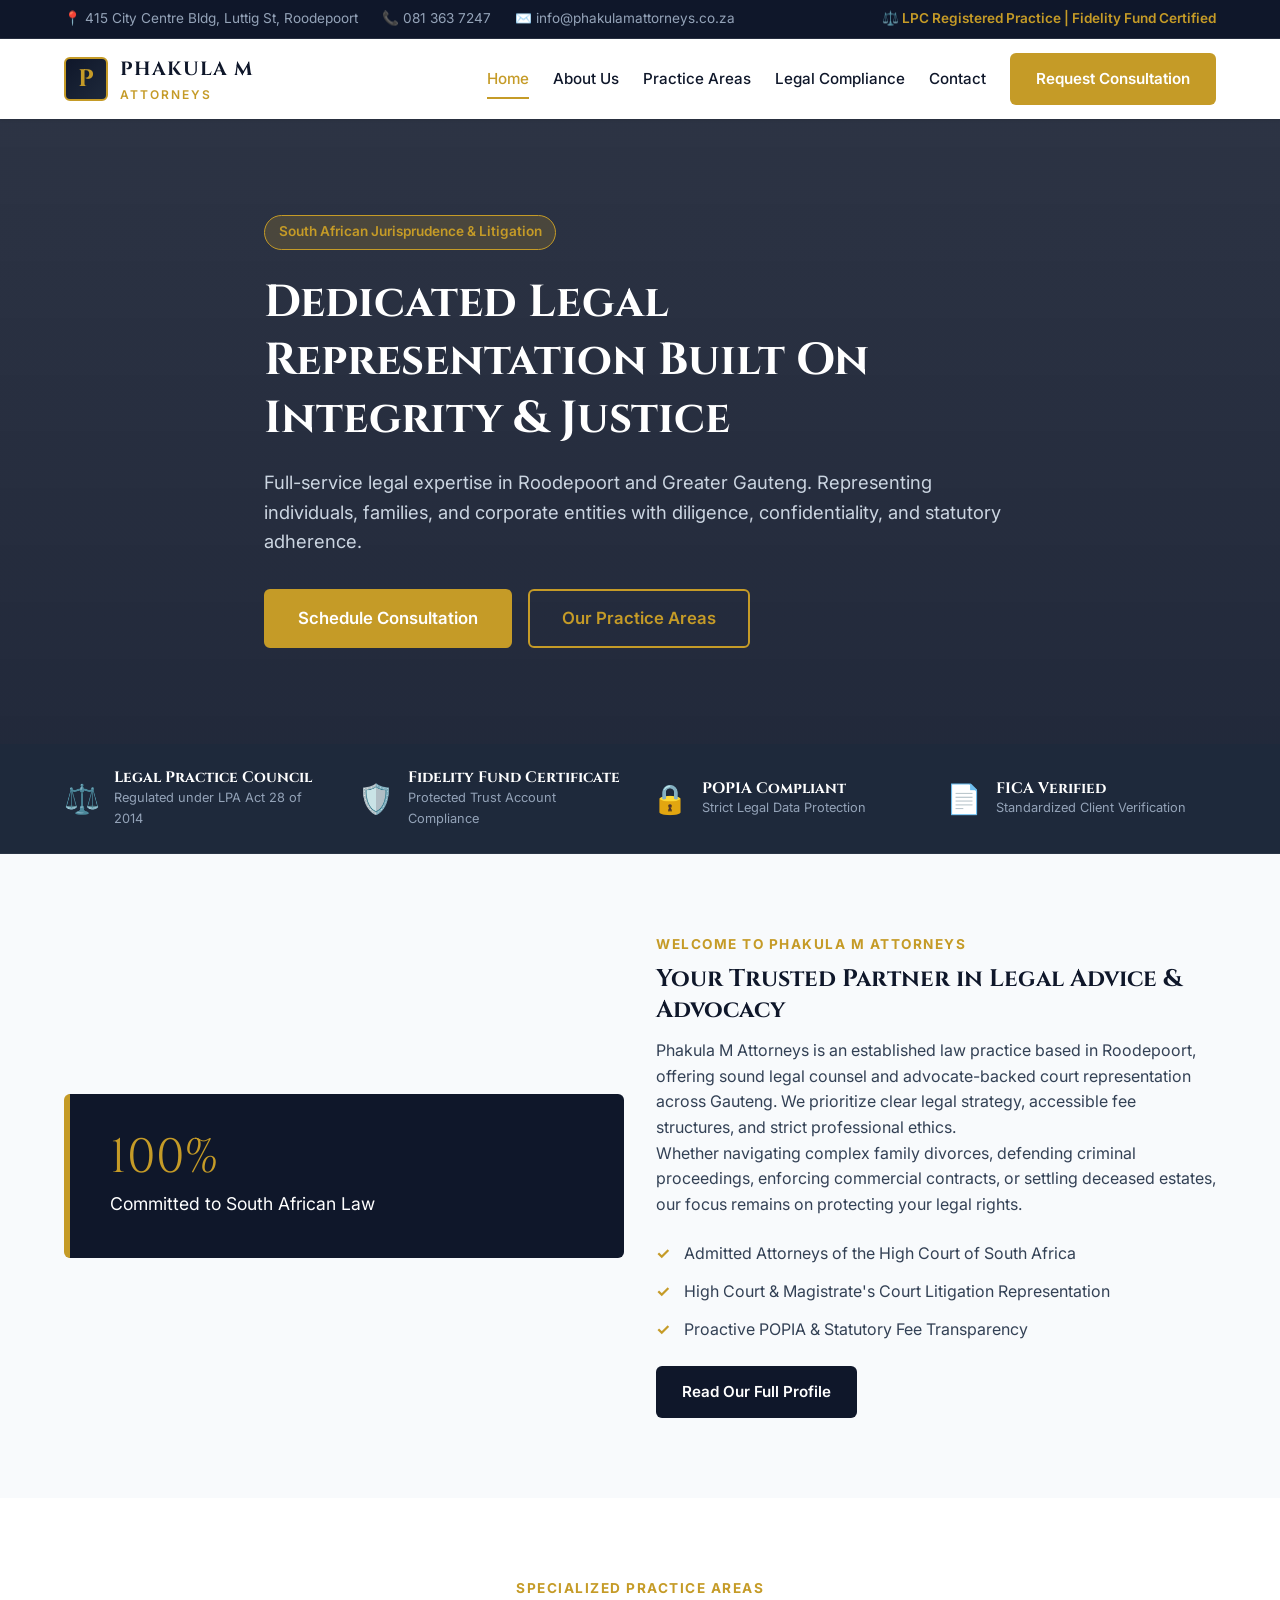
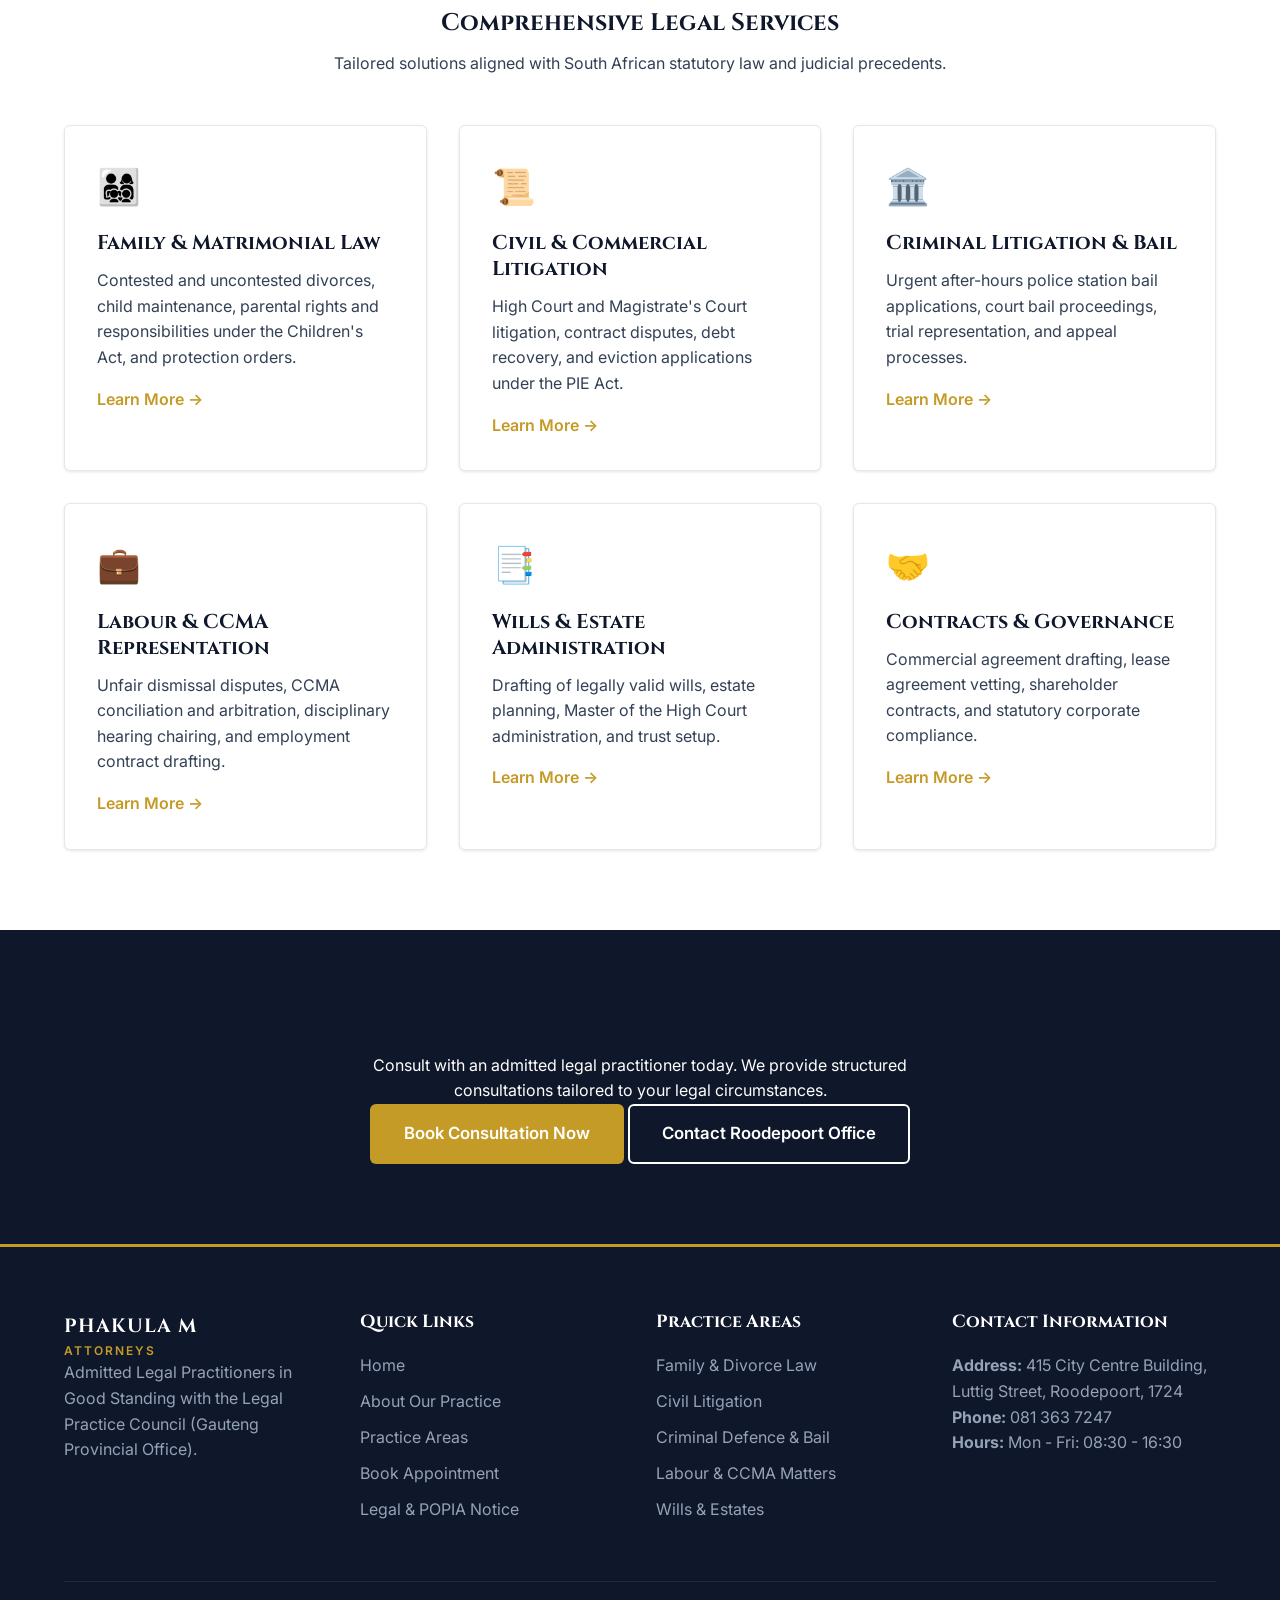
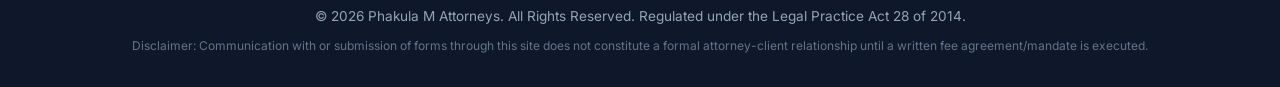
<file: index.html>
<!DOCTYPE html>
<html lang="en-ZA">
<head>
    <meta charset="UTF-8">
    <meta name="viewport" content="width=device-width, initial-scale=1.0">
    <meta name="description" content="Phakula M Attorneys - Admitted Attorneys of the High Court of South Africa based in Roodepoort. Specialist Legal Practice in Family Law, Civil Litigation, Labour, and Estates.">
    <title>Phakula M Attorneys | Admitted Attorneys Roodepoort</title>
    <link rel="stylesheet" href="style.css">
    <link rel="preconnect" href="https://fonts.googleapis.com">
    <link rel="preconnect" href="https://fonts.gstatic.com" crossorigin>
    <link href="https://fonts.googleapis.com/css2?family=Cinzel:wght@600;700&family=Inter:wght@300;400;500;600;700&display=swap" rel="stylesheet">
</head>
<body>

    <!-- Top Regulatory & Info Bar -->
    <div class="top-bar">
        <div class="container top-bar-content">
            <div class="top-info">
                <span>📍 415 City Centre Bldg, Luttig St, Roodepoort</span>
                <span>📞 081 363 7247</span>
                <span>✉️ info@phakulamattorneys.co.za</span>
            </div>
            <div class="top-badge">
                <span>⚖️ LPC Registered Practice | Fidelity Fund Certified</span>
            </div>
        </div>
    </div>

    <!-- Header Navigation -->
    <header class="navbar">
        <div class="container nav-container">
            <a href="index.html" class="brand-logo">
                <div class="logo-crest">P</div>
                <div class="logo-text">
                    <span class="brand-title">PHAKULA M</span>
                    <span class="brand-subtitle">ATTORNEYS</span>
                </div>
            </a>
            <button class="menu-toggle" id="menuToggle" aria-label="Toggle Navigation">
                <span></span><span></span><span></span>
            </button>
            <nav class="nav-menu" id="navMenu">
                <a href="index.html" class="nav-link active">Home</a>
                <a href="about.html" class="nav-link">About Us</a>
                <a href="practice-areas.html" class="nav-link">Practice Areas</a>
                <a href="compliance.html" class="nav-link">Legal Compliance</a>
                <a href="contact.html" class="nav-link">Contact</a>
                <a href="appointment.html" class="btn btn-gold nav-btn">Request Consultation</a>
            </nav>
        </div>
    </header>

    <!-- Hero Section -->
    <section class="hero">
        <div class="hero-overlay"></div>
        <div class="container hero-content">
            <div class="hero-badge">South African Jurisprudence & Litigation</div>
            <h1>Dedicated Legal Representation Built On Integrity & Justice</h1>
            <p>Full-service legal expertise in Roodepoort and Greater Gauteng. Representing individuals, families, and corporate entities with diligence, confidentiality, and statutory adherence.</p>
            <div class="hero-actions">
                <a href="appointment.html" class="btn btn-gold btn-lg">Schedule Consultation</a>
                <a href="practice-areas.html" class="btn btn-outline btn-lg">Our Practice Areas</a>
            </div>
        </div>
    </section>

    <!-- Regulatory Trust Banner -->
    <section class="trust-bar">
        <div class="container trust-grid">
            <div class="trust-item">
                <div class="trust-icon">⚖️</div>
                <div class="trust-text">
                    <h4>Legal Practice Council</h4>
                    <p>Regulated under LPA Act 28 of 2014</p>
                </div>
            </div>
            <div class="trust-item">
                <div class="trust-icon">🛡️</div>
                <div class="trust-text">
                    <h4>Fidelity Fund Certificate</h4>
                    <p>Protected Trust Account Compliance</p>
                </div>
            </div>
            <div class="trust-item">
                <div class="trust-icon">🔒</div>
                <div class="trust-text">
                    <h4>POPIA Compliant</h4>
                    <p>Strict Legal Data Protection</p>
                </div>
            </div>
            <div class="trust-item">
                <div class="trust-icon">📄</div>
                <div class="trust-text">
                    <h4>FICA Verified</h4>
                    <p>Standardized Client Verification</p>
                </div>
            </div>
        </div>
    </section>

    <!-- About Overview -->
    <section class="section bg-light">
        <div class="container">
            <div class="grid grid-2 align-center">
                <div class="about-image-wrapper">
                    <div class="stat-card">
                        <span class="stat-number">100%</span>
                        <span class="stat-label">Committed to South African Law</span>
                    </div>
                </div>
                <div class="about-text-content">
                    <span class="section-tagline">Welcome to Phakula M Attorneys</span>
                    <h2>Your Trusted Partner in Legal Advice & Advocacy</h2>
                    <p>Phakula M Attorneys is an established law practice based in Roodepoort, offering sound legal counsel and advocate-backed court representation across Gauteng. We prioritize clear legal strategy, accessible fee structures, and strict professional ethics.</p>
                    <p>Whether navigating complex family divorces, defending criminal proceedings, enforcing commercial contracts, or settling deceased estates, our focus remains on protecting your legal rights.</p>
                    <ul class="feature-list">
                        <li>Admitted Attorneys of the High Court of South Africa</li>
                        <li>High Court & Magistrate's Court Litigation Representation</li>
                        <li>Proactive POPIA & Statutory Fee Transparency</li>
                    </ul>
                    <a href="about.html" class="btn btn-navy">Read Our Full Profile</a>
                </div>
            </div>
        </div>
    </section>

    <!-- Core Practice Areas -->
    <section class="section">
        <div class="container">
            <div class="section-header text-center">
                <span class="section-tagline">Specialized Practice Areas</span>
                <h2>Comprehensive Legal Services</h2>
                <p>Tailored solutions aligned with South African statutory law and judicial precedents.</p>
            </div>
            <div class="grid grid-3">
                <div class="card service-card">
                    <div class="card-icon">👨‍👩‍👧‍👦</div>
                    <h3>Family & Matrimonial Law</h3>
                    <p>Contested and uncontested divorces, child maintenance, parental rights and responsibilities under the Children's Act, and protection orders.</p>
                    <a href="practice-areas.html#family" class="card-link">Learn More &rarr;</a>
                </div>
                <div class="card service-card">
                    <div class="card-icon">📜</div>
                    <h3>Civil & Commercial Litigation</h3>
                    <p>High Court and Magistrate's Court litigation, contract disputes, debt recovery, and eviction applications under the PIE Act.</p>
                    <a href="practice-areas.html#litigation" class="card-link">Learn More &rarr;</a>
                </div>
                <div class="card service-card">
                    <div class="card-icon">🏛️</div>
                    <h3>Criminal Litigation & Bail</h3>
                    <p>Urgent after-hours police station bail applications, court bail proceedings, trial representation, and appeal processes.</p>
                    <a href="practice-areas.html#criminal" class="card-link">Learn More &rarr;</a>
                </div>
                <div class="card service-card">
                    <div class="card-icon">💼</div>
                    <h3>Labour & CCMA Representation</h3>
                    <p>Unfair dismissal disputes, CCMA conciliation and arbitration, disciplinary hearing chairing, and employment contract drafting.</p>
                    <a href="practice-areas.html#labour" class="card-link">Learn More &rarr;</a>
                </div>
                <div class="card service-card">
                    <div class="card-icon">📑</div>
                    <h3>Wills & Estate Administration</h3>
                    <p>Drafting of legally valid wills, estate planning, Master of the High Court administration, and trust setup.</p>
                    <a href="practice-areas.html#estates" class="card-link">Learn More &rarr;</a>
                </div>
                <div class="card service-card">
                    <div class="card-icon">🤝</div>
                    <h3>Contracts & Governance</h3>
                    <p>Commercial agreement drafting, lease agreement vetting, shareholder contracts, and statutory corporate compliance.</p>
                    <a href="practice-areas.html#contracts" class="card-link">Learn More &rarr;</a>
                </div>
            </div>
        </div>
    </section>

    <!-- Consultation Callout Banner -->
    <section class="section bg-navy text-white text-center">
        <div class="container">
            <h2>Need Immediate Legal Guidance?</h2>
            <p class="max-w-600">Consult with an admitted legal practitioner today. We provide structured consultations tailored to your legal circumstances.</p>
            <div class="cta-buttons">
                <a href="appointment.html" class="btn btn-gold btn-lg">Book Consultation Now</a>
                <a href="contact.html" class="btn btn-outline-white btn-lg">Contact Roodepoort Office</a>
            </div>
        </div>
    </section>

    <!-- Footer -->
    <footer class="footer">
        <div class="container">
            <div class="grid grid-4 footer-grid">
                <div class="footer-col">
                    <div class="brand-logo footer-logo">
                        <div class="logo-text">
                            <span class="brand-title light">PHAKULA M</span>
                            <span class="brand-subtitle light">ATTORNEYS</span>
                        </div>
                    </div>
                    <p>Admitted Legal Practitioners in Good Standing with the Legal Practice Council (Gauteng Provincial Office).</p>
                </div>
                <div class="footer-col">
                    <h4>Quick Links</h4>
                    <ul>
                        <li><a href="index.html">Home</a></li>
                        <li><a href="about.html">About Our Practice</a></li>
                        <li><a href="practice-areas.html">Practice Areas</a></li>
                        <li><a href="appointment.html">Book Appointment</a></li>
                        <li><a href="compliance.html">Legal & POPIA Notice</a></li>
                    </ul>
                </div>
                <div class="footer-col">
                    <h4>Practice Areas</h4>
                    <ul>
                        <li><a href="practice-areas.html#family">Family & Divorce Law</a></li>
                        <li><a href="practice-areas.html#litigation">Civil Litigation</a></li>
                        <li><a href="practice-areas.html#criminal">Criminal Defence & Bail</a></li>
                        <li><a href="practice-areas.html#labour">Labour & CCMA Matters</a></li>
                        <li><a href="practice-areas.html#estates">Wills & Estates</a></li>
                    </ul>
                </div>
                <div class="footer-col">
                    <h4>Contact Information</h4>
                    <p><strong>Address:</strong> 415 City Centre Building, Luttig Street, Roodepoort, 1724</p>
                    <p><strong>Phone:</strong> 081 363 7247</p>
                    <p><strong>Hours:</strong> Mon - Fri: 08:30 - 16:30</p>
                </div>
            </div>
            <div class="footer-bottom">
                <p>&copy; 2026 Phakula M Attorneys. All Rights Reserved. Regulated under the Legal Practice Act 28 of 2014.</p>
                <p class="footer-disclaimer">Disclaimer: Communication with or submission of forms through this site does not constitute a formal attorney-client relationship until a written fee agreement/mandate is executed.</p>
            </div>
        </div>
    </footer>

    <script src="script.js"></script>
</body>
</html>
</file>
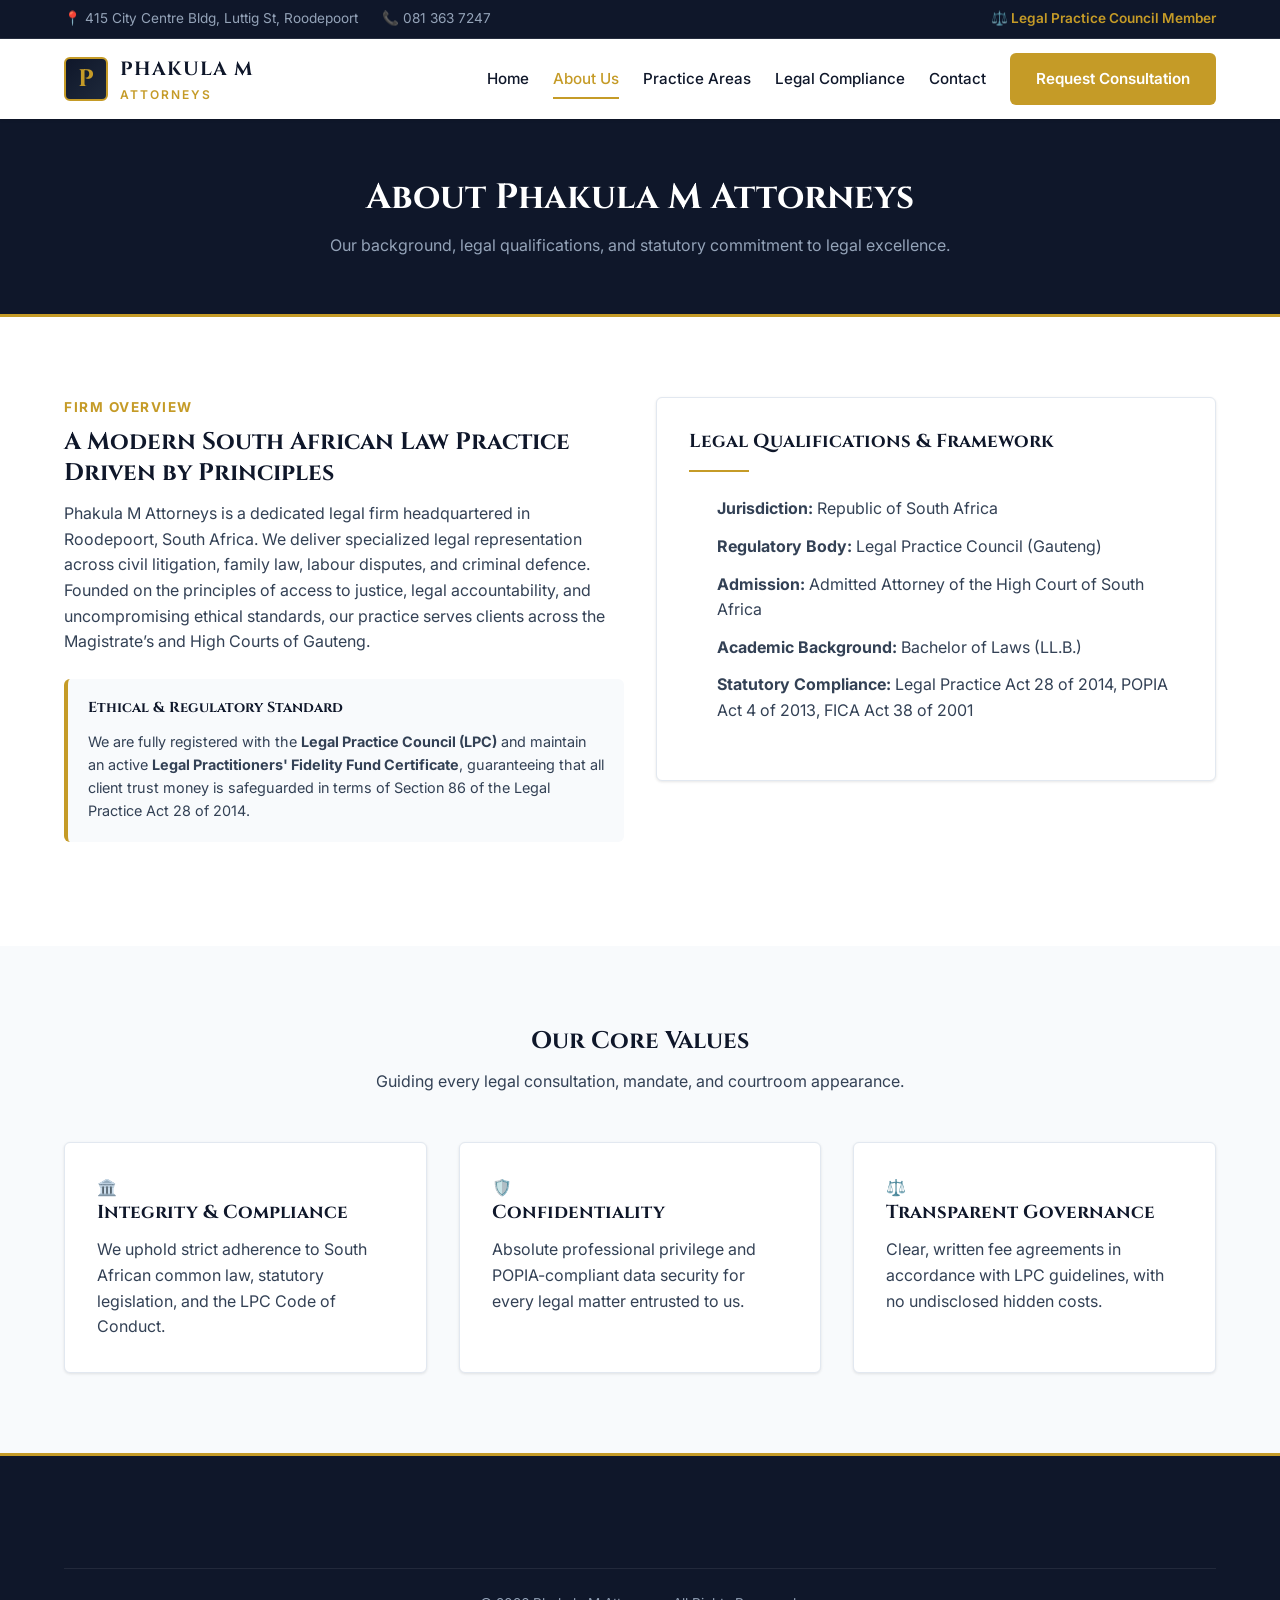
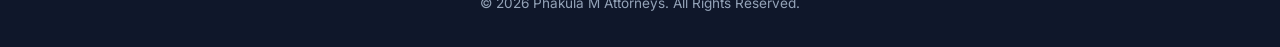
<file: about.html>
<!DOCTYPE html>
<html lang="en-ZA">
<head>
    <meta charset="UTF-8">
    <meta name="viewport" content="width=device-width, initial-scale=1.0">
    <title>About Us | Phakula M Attorneys</title>
    <link rel="stylesheet" href="style.css">
    <link rel="preconnect" href="https://fonts.googleapis.com">
    <link rel="preconnect" href="https://fonts.gstatic.com" crossorigin>
    <link href="https://fonts.googleapis.com/css2?family=Cinzel:wght@600;700&family=Inter:wght@300;400;500;600;700&display=swap" rel="stylesheet">
</head>
<body>

    <div class="top-bar">
        <div class="container top-bar-content">
            <div class="top-info">
                <span>📍 415 City Centre Bldg, Luttig St, Roodepoort</span>
                <span>📞 081 363 7247</span>
            </div>
            <div class="top-badge">⚖️ Legal Practice Council Member</div>
        </div>
    </div>

    <header class="navbar">
        <div class="container nav-container">
            <a href="index.html" class="brand-logo">
                <div class="logo-crest">P</div>
                <div class="logo-text">
                    <span class="brand-title">PHAKULA M</span>
                    <span class="brand-subtitle">ATTORNEYS</span>
                </div>
            </a>
            <button class="menu-toggle" id="menuToggle" aria-label="Toggle Navigation">
                <span></span><span></span><span></span>
            </button>
            <nav class="nav-menu" id="navMenu">
                <a href="index.html" class="nav-link">Home</a>
                <a href="about.html" class="nav-link active">About Us</a>
                <a href="practice-areas.html" class="nav-link">Practice Areas</a>
                <a href="compliance.html" class="nav-link">Legal Compliance</a>
                <a href="contact.html" class="nav-link">Contact</a>
                <a href="appointment.html" class="btn btn-gold nav-btn">Request Consultation</a>
            </nav>
        </div>
    </header>

    <div class="page-banner">
        <div class="container text-center">
            <h1>About Phakula M Attorneys</h1>
            <p>Our background, legal qualifications, and statutory commitment to legal excellence.</p>
        </div>
    </div>

    <section class="section">
        <div class="container">
            <div class="grid grid-2">
                <div>
                    <span class="section-tagline">Firm Overview</span>
                    <h2>A Modern South African Law Practice Driven by Principles</h2>
                    <p>Phakula M Attorneys is a dedicated legal firm headquartered in Roodepoort, South Africa. We deliver specialized legal representation across civil litigation, family law, labour disputes, and criminal defence.</p>
                    <p>Founded on the principles of access to justice, legal accountability, and uncompromising ethical standards, our practice serves clients across the Magistrate’s and High Courts of Gauteng.</p>
                    
                    <div class="notice-box gold-border">
                        <h4>Ethical & Regulatory Standard</h4>
                        <p>We are fully registered with the <strong>Legal Practice Council (LPC)</strong> and maintain an active <strong>Legal Practitioners' Fidelity Fund Certificate</strong>, guaranteeing that all client trust money is safeguarded in terms of Section 86 of the Legal Practice Act 28 of 2014.</p>
                    </div>
                </div>
                <div>
                    <div class="card profile-card">
                        <h3>Legal Qualifications & Framework</h3>
                        <hr class="gold-divider">
                        <ul class="qualification-list">
                            <li><strong>Jurisdiction:</strong> Republic of South Africa</li>
                            <li><strong>Regulatory Body:</strong> Legal Practice Council (Gauteng)</li>
                            <li><strong>Admission:</strong> Admitted Attorney of the High Court of South Africa</li>
                            <li><strong>Academic Background:</strong> Bachelor of Laws (LL.B.)</li>
                            <li><strong>Statutory Compliance:</strong> Legal Practice Act 28 of 2014, POPIA Act 4 of 2013, FICA Act 38 of 2001</li>
                        </ul>
                    </div>
                </div>
            </div>
        </div>
    </section>

    <section class="section bg-light">
        <div class="container">
            <div class="section-header text-center">
                <h2>Our Core Values</h2>
                <p>Guiding every legal consultation, mandate, and courtroom appearance.</p>
            </div>
            <div class="grid grid-3">
                <div class="card value-card">
                    <div class="card-icon">🏛️</div>
                    <h3>Integrity & Compliance</h3>
                    <p>We uphold strict adherence to South African common law, statutory legislation, and the LPC Code of Conduct.</p>
                </div>
                <div class="card value-card">
                    <div class="card-icon">🛡️</div>
                    <h3>Confidentiality</h3>
                    <p>Absolute professional privilege and POPIA-compliant data security for every legal matter entrusted to us.</p>
                </div>
                <div class="card value-card">
                    <div class="card-icon">⚖️</div>
                    <h3>Transparent Governance</h3>
                    <p>Clear, written fee agreements in accordance with LPC guidelines, with no undisclosed hidden costs.</p>
                </div>
            </div>
        </div>
    </section>

    <footer class="footer">
        <div class="container">
            <div class="footer-bottom">
                <p>&copy; 2026 Phakula M Attorneys. All Rights Reserved.</p>
            </div>
        </div>
    </footer>

    <script src="script.js"></script>
</body>
</html>
</file>
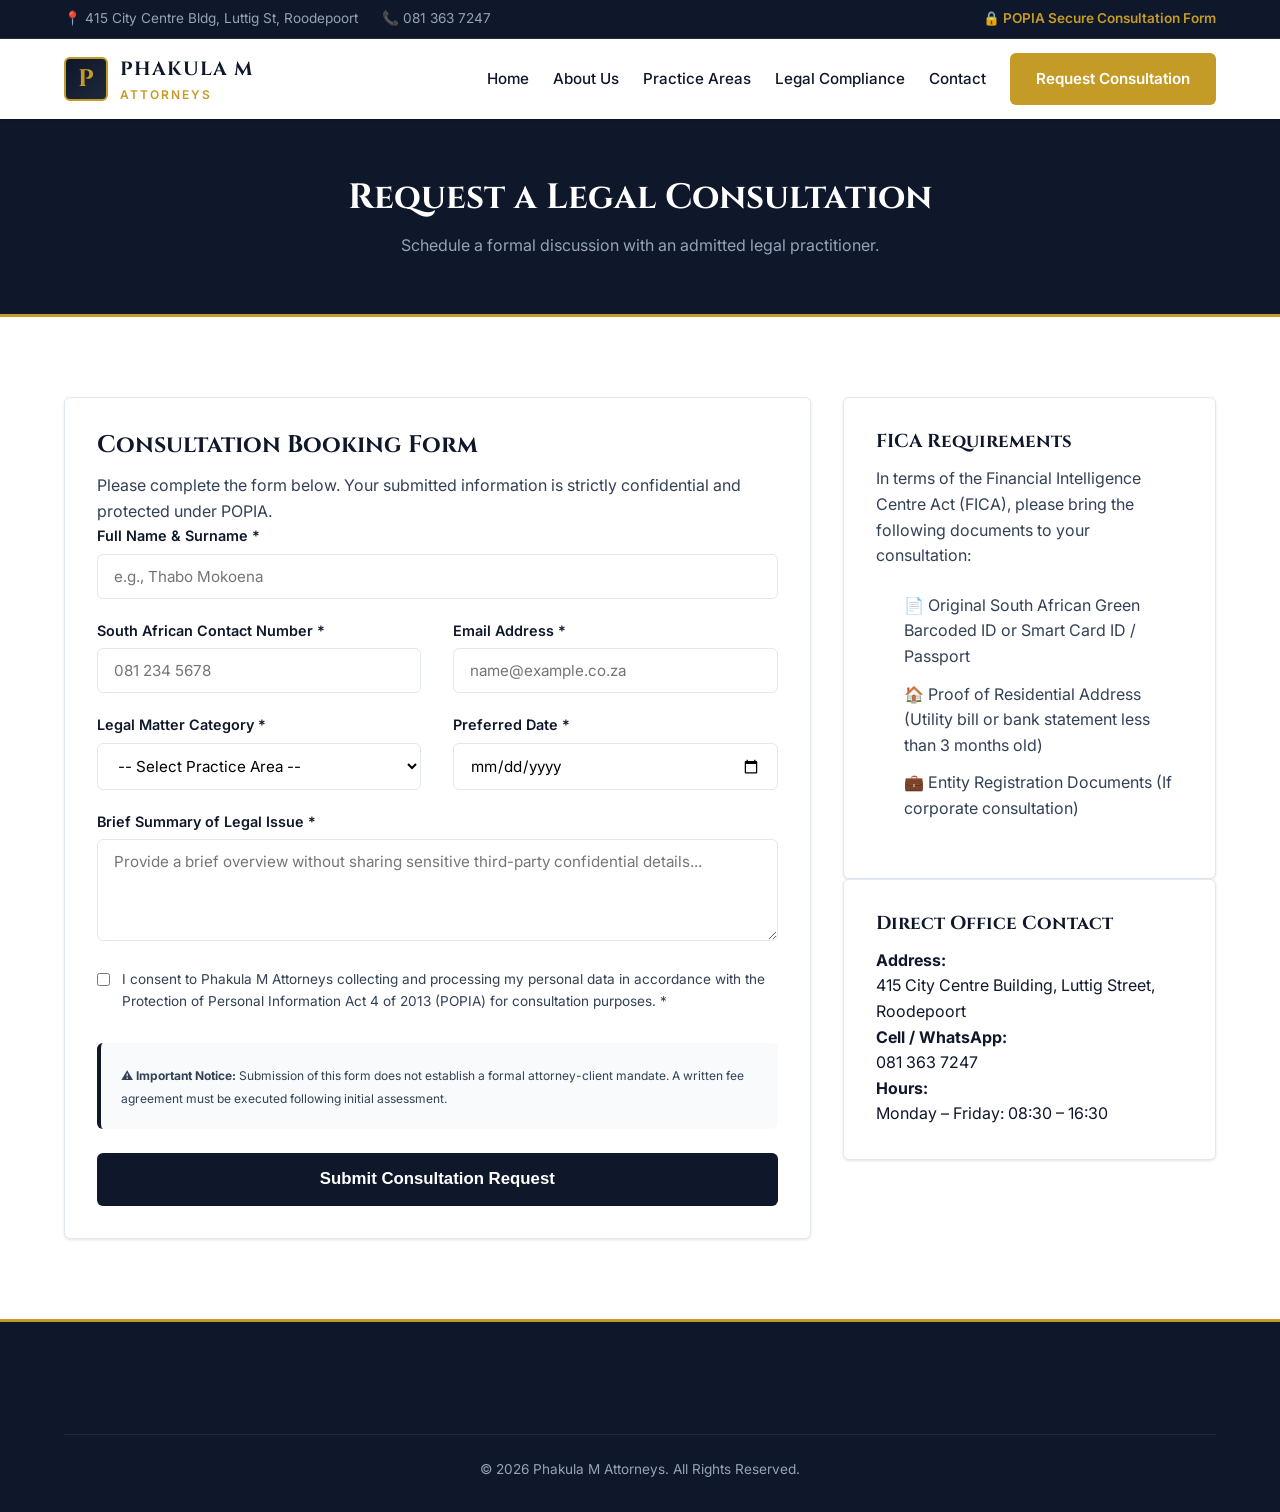
<file: appointment.html>
<!DOCTYPE html>
<html lang="en-ZA">
<head>
    <meta charset="UTF-8">
    <meta name="viewport" content="width=device-width, initial-scale=1.0">
    <title>Request Appointment | Phakula M Attorneys</title>
    <link rel="stylesheet" href="style.css">
    <link rel="preconnect" href="https://fonts.googleapis.com">
    <link rel="preconnect" href="https://fonts.gstatic.com" crossorigin>
    <link href="https://fonts.googleapis.com/css2?family=Cinzel:wght@600;700&family=Inter:wght@300;400;500;600;700&display=swap" rel="stylesheet">
</head>
<body>

    <div class="top-bar">
        <div class="container top-bar-content">
            <div class="top-info">
                <span>📍 415 City Centre Bldg, Luttig St, Roodepoort</span>
                <span>📞 081 363 7247</span>
            </div>
            <div class="top-badge">🔒 POPIA Secure Consultation Form</div>
        </div>
    </div>

    <header class="navbar">
        <div class="container nav-container">
            <a href="index.html" class="brand-logo">
                <div class="logo-crest">P</div>
                <div class="logo-text">
                    <span class="brand-title">PHAKULA M</span>
                    <span class="brand-subtitle">ATTORNEYS</span>
                </div>
            </a>
            <button class="menu-toggle" id="menuToggle" aria-label="Toggle Navigation">
                <span></span><span></span><span></span>
            </button>
            <nav class="nav-menu" id="navMenu">
                <a href="index.html" class="nav-link">Home</a>
                <a href="about.html" class="nav-link">About Us</a>
                <a href="practice-areas.html" class="nav-link">Practice Areas</a>
                <a href="compliance.html" class="nav-link">Legal Compliance</a>
                <a href="contact.html" class="nav-link">Contact</a>
                <a href="appointment.html" class="btn btn-gold nav-btn active">Request Consultation</a>
            </nav>
        </div>
    </header>

    <div class="page-banner">
        <div class="container text-center">
            <h1>Request a Legal Consultation</h1>
            <p>Schedule a formal discussion with an admitted legal practitioner.</p>
        </div>
    </div>

    <section class="section">
        <div class="container">
            <div class="grid grid-3-1">
                <div class="card form-card">
                    <h2>Consultation Booking Form</h2>
                    <p class="form-desc">Please complete the form below. Your submitted information is strictly confidential and protected under POPIA.</p>
                    
                    <form id="appointmentForm" class="appointment-form" novalidate>
                        <div class="form-group">
                            <label for="fullName">Full Name & Surname *</label>
                            <input type="text" id="fullName" name="fullName" class="form-control" placeholder="e.g., Thabo Mokoena" required>
                        </div>

                        <div class="grid grid-2">
                            <div class="form-group">
                                <label for="phone">South African Contact Number *</label>
                                <input type="tel" id="phone" name="phone" class="form-control" placeholder="081 234 5678" required>
                            </div>
                            <div class="form-group">
                                <label for="email">Email Address *</label>
                                <input type="email" id="email" name="email" class="form-control" placeholder="name@example.co.za" required>
                            </div>
                        </div>

                        <div class="grid grid-2">
                            <div class="form-group">
                                <label for="practiceArea">Legal Matter Category *</label>
                                <select id="practiceArea" name="practiceArea" class="form-control" required>
                                    <option value="">-- Select Practice Area --</option>
                                    <option value="Family Law">Family & Divorce Law</option>
                                    <option value="Civil Litigation">Civil / Commercial Litigation</option>
                                    <option value="Criminal Defence">Criminal Law / Bail Application</option>
                                    <option value="Labour Law">Labour Dispute / CCMA</option>
                                    <option value="Wills & Estates">Wills & Deceased Estate</option>
                                    <option value="Other">Other Legal Consultation</option>
                                </select>
                            </div>
                            <div class="form-group">
                                <label for="preferredDate">Preferred Date *</label>
                                <input type="date" id="preferredDate" name="preferredDate" class="form-control" required>
                            </div>
                        </div>

                        <div class="form-group">
                            <label for="summary">Brief Summary of Legal Issue *</label>
                            <textarea id="summary" name="summary" rows="4" class="form-control" placeholder="Provide a brief overview without sharing sensitive third-party confidential details..." required></textarea>
                        </div>

                        <!-- Statutory POPIA Consent Checkbox -->
                        <div class="form-group checkbox-group">
                            <input type="checkbox" id="popiaConsent" name="popiaConsent" required>
                            <label for="popiaConsent">
                                I consent to Phakula M Attorneys collecting and processing my personal data in accordance with the Protection of Personal Information Act 4 of 2013 (POPIA) for consultation purposes. *
                            </label>
                        </div>

                        <div class="notice-box info-notice">
                            <small>⚠️ <strong>Important Notice:</strong> Submission of this form does not establish a formal attorney-client mandate. A written fee agreement must be executed following initial assessment.</small>
                        </div>

                        <button type="submit" class="btn btn-navy btn-block btn-lg">Submit Consultation Request</button>
                    </form>
                </div>

                <div>
                    <div class="card side-card">
                        <h3>FICA Requirements</h3>
                        <p>In terms of the Financial Intelligence Centre Act (FICA), please bring the following documents to your consultation:</p>
                        <ul class="fica-list">
                            <li>📄 Original South African Green Barcoded ID or Smart Card ID / Passport</li>
                            <li>🏠 Proof of Residential Address (Utility bill or bank statement less than 3 months old)</li>
                            <li>💼 Entity Registration Documents (If corporate consultation)</li>
                        </ul>
                    </div>

                    <div class="card side-card gold-bg text-dark">
                        <h3>Direct Office Contact</h3>
                        <p><strong>Address:</strong><br>415 City Centre Building, Luttig Street, Roodepoort</p>
                        <p><strong>Cell / WhatsApp:</strong><br>081 363 7247</p>
                        <p><strong>Hours:</strong><br>Monday – Friday: 08:30 – 16:30</p>
                    </div>
                </div>
            </div>
        </div>
    </section>

    <!-- Feedback Modal -->
    <div class="modal-overlay" id="feedbackModal">
        <div class="modal-content text-center">
            <div class="modal-icon">✅</div>
            <h3 id="modalTitle">Consultation Request Received</h3>
            <p id="modalBody">Thank you. Your request has been securely logged under POPIA standards. Our office will contact you shortly to confirm appointment availability.</p>
            <button class="btn btn-gold" id="closeModal">Return to Website</button>
        </div>
    </div>

    <footer class="footer">
        <div class="container">
            <div class="footer-bottom">
                <p>&copy; 2026 Phakula M Attorneys. All Rights Reserved.</p>
            </div>
        </div>
    </footer>

    <script src="script.js"></script>
</body>
</html>
</file>
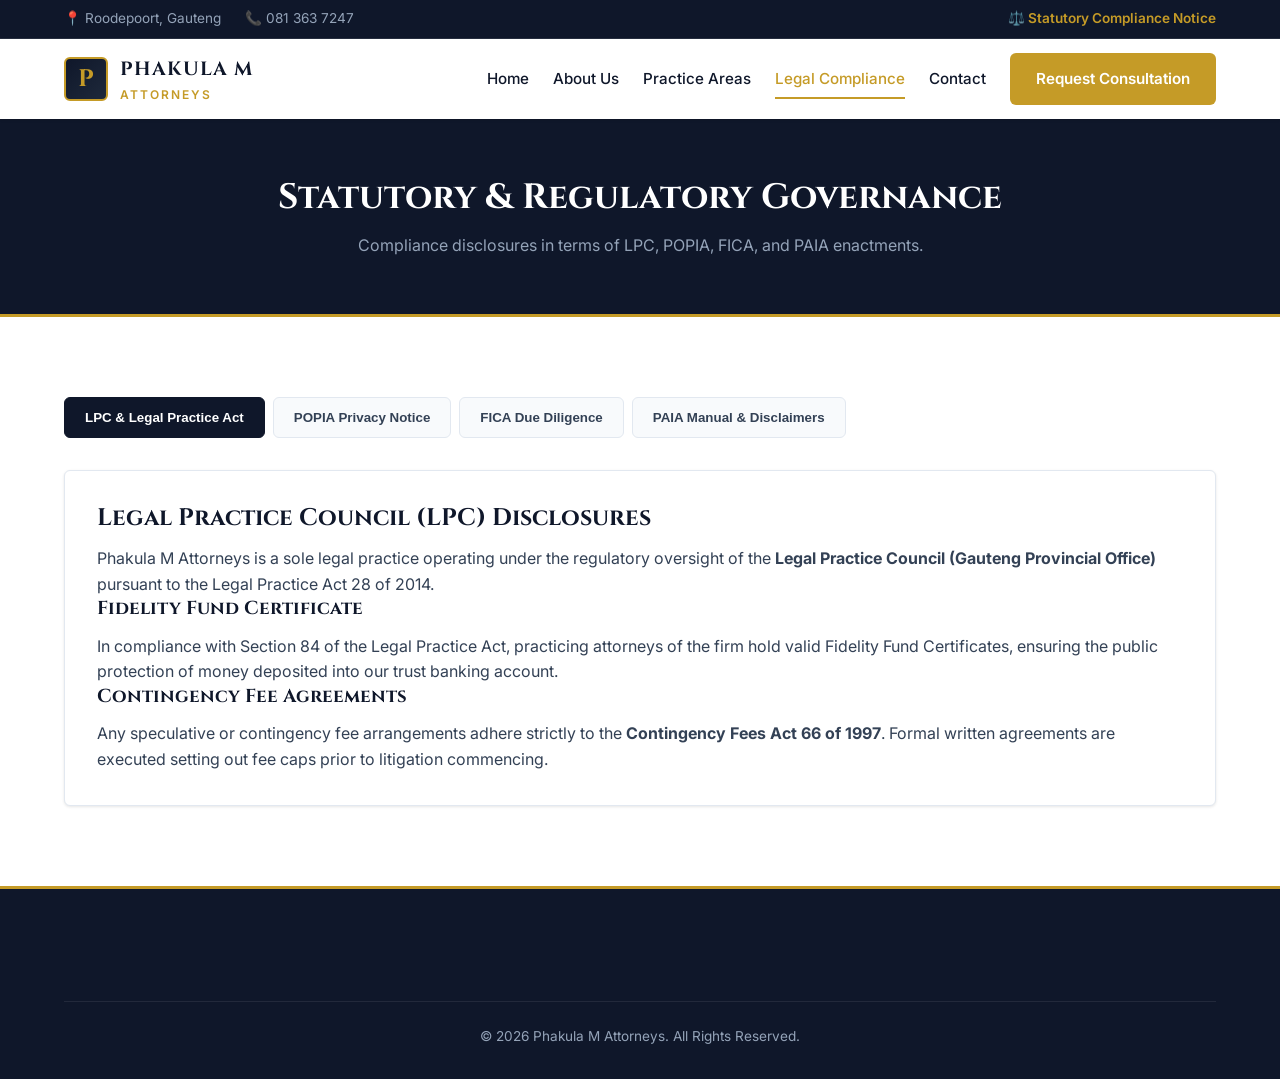
<file: compliance.html>
<!DOCTYPE html>
<html lang="en-ZA">
<head>
    <meta charset="UTF-8">
    <meta name="viewport" content="width=device-width, initial-scale=1.0">
    <title>Legal & Statutory Compliance | Phakula M Attorneys</title>
    <link rel="stylesheet" href="style.css">
    <link rel="preconnect" href="https://fonts.googleapis.com">
    <link rel="preconnect" href="https://fonts.gstatic.com" crossorigin>
    <link href="https://fonts.googleapis.com/css2?family=Cinzel:wght@600;700&family=Inter:wght@300;400;500;600;700&display=swap" rel="stylesheet">
</head>
<body>

    <div class="top-bar">
        <div class="container top-bar-content">
            <div class="top-info">
                <span>📍 Roodepoort, Gauteng</span>
                <span>📞 081 363 7247</span>
            </div>
            <div class="top-badge">⚖️ Statutory Compliance Notice</div>
        </div>
    </div>

    <header class="navbar">
        <div class="container nav-container">
            <a href="index.html" class="brand-logo">
                <div class="logo-crest">P</div>
                <div class="logo-text">
                    <span class="brand-title">PHAKULA M</span>
                    <span class="brand-subtitle">ATTORNEYS</span>
                </div>
            </a>
            <button class="menu-toggle" id="menuToggle" aria-label="Toggle Navigation">
                <span></span><span></span><span></span>
            </button>
            <nav class="nav-menu" id="navMenu">
                <a href="index.html" class="nav-link">Home</a>
                <a href="about.html" class="nav-link">About Us</a>
                <a href="practice-areas.html" class="nav-link">Practice Areas</a>
                <a href="compliance.html" class="nav-link active">Legal Compliance</a>
                <a href="contact.html" class="nav-link">Contact</a>
                <a href="appointment.html" class="btn btn-gold nav-btn">Request Consultation</a>
            </nav>
        </div>
    </header>

    <div class="page-banner">
        <div class="container text-center">
            <h1>Statutory & Regulatory Governance</h1>
            <p>Compliance disclosures in terms of LPC, POPIA, FICA, and PAIA enactments.</p>
        </div>
    </div>

    <section class="section">
        <div class="container">
            
            <div class="compliance-tabs">
                <button class="tab-btn active" onclick="openTab(event, 'lpc')">LPC & Legal Practice Act</button>
                <button class="tab-btn" onclick="openTab(event, 'popia')">POPIA Privacy Notice</button>
                <button class="tab-btn" onclick="openTab(event, 'fica')">FICA Due Diligence</button>
                <button class="tab-btn" onclick="openTab(event, 'paia')">PAIA Manual & Disclaimers</button>
            </div>

            <div id="lpc" class="tab-content active-content">
                <div class="card">
                    <h2>Legal Practice Council (LPC) Disclosures</h2>
                    <p>Phakula M Attorneys is a sole legal practice operating under the regulatory oversight of the <strong>Legal Practice Council (Gauteng Provincial Office)</strong> pursuant to the Legal Practice Act 28 of 2014.</p>
                    <h3>Fidelity Fund Certificate</h3>
                    <p>In compliance with Section 84 of the Legal Practice Act, practicing attorneys of the firm hold valid Fidelity Fund Certificates, ensuring the public protection of money deposited into our trust banking account.</p>
                    <h3>Contingency Fee Agreements</h3>
                    <p>Any speculative or contingency fee arrangements adhere strictly to the <strong>Contingency Fees Act 66 of 1997</strong>. Formal written agreements are executed setting out fee caps prior to litigation commencing.</p>
                </div>
            </div>

            <div id="popia" class="tab-content">
                <div class="card">
                    <h2>Protection of Personal Information Act (POPIA)</h2>
                    <p>Phakula M Attorneys complies with Act 4 of 2013 (POPIA) in safeguarding personal information gathered via consultations, web forms, and legal correspondence.</p>
                    <h3>Data Processing Principles</h3>
                    <ul>
                        <li>Personal data is processed strictly for legal advice, representation, and client billing.</li>
                        <li>We do not transfer or sell client data to third parties for marketing purposes.</li>
                        <li>Clients retain the right to request access to, correction of, or deletion of personal information subject to legal record retention statutes.</li>
                    </ul>
                </div>
            </div>

            <div id="fica" class="tab-content">
                <div class="card">
                    <h2>Financial Intelligence Centre Act (FICA)</h2>
                    <p>As an accountable institution under Schedule 1 of the Financial Intelligence Centre Act 38 of 2001, we are required to conduct Customer Due Diligence (CDD) prior to establishing a business relationship.</p>
                    <h3>Verification Documents Required</h3>
                    <p>All clients must furnish certified South African Identity documents, valid proof of physical address, and SARS tax numbers where applicable prior to mandate execution.</p>
                </div>
            </div>

            <div id="paia" class="tab-content">
                <div class="card">
                    <h2>Promotion of Access to Information Act (PAIA) & Disclaimers</h2>
                    <p>Our PAIA Manual is available for inspection upon request at our physical premises in accordance with Section 51 of Act 2 of 2000.</p>
                    <h3>Website Disclaimer</h3>
                    <p>The contents of this website are for general information purposes only and do not constitute formal legal advice. Readers should consult a qualified legal practitioner before taking or refraining from legal action.</p>
                </div>
            </div>

        </div>
    </section>

    <footer class="footer">
        <div class="container">
            <div class="footer-bottom">
                <p>&copy; 2026 Phakula M Attorneys. All Rights Reserved.</p>
            </div>
        </div>
    </footer>

    <script src="script.js"></script>
</body>
</html>
</file>
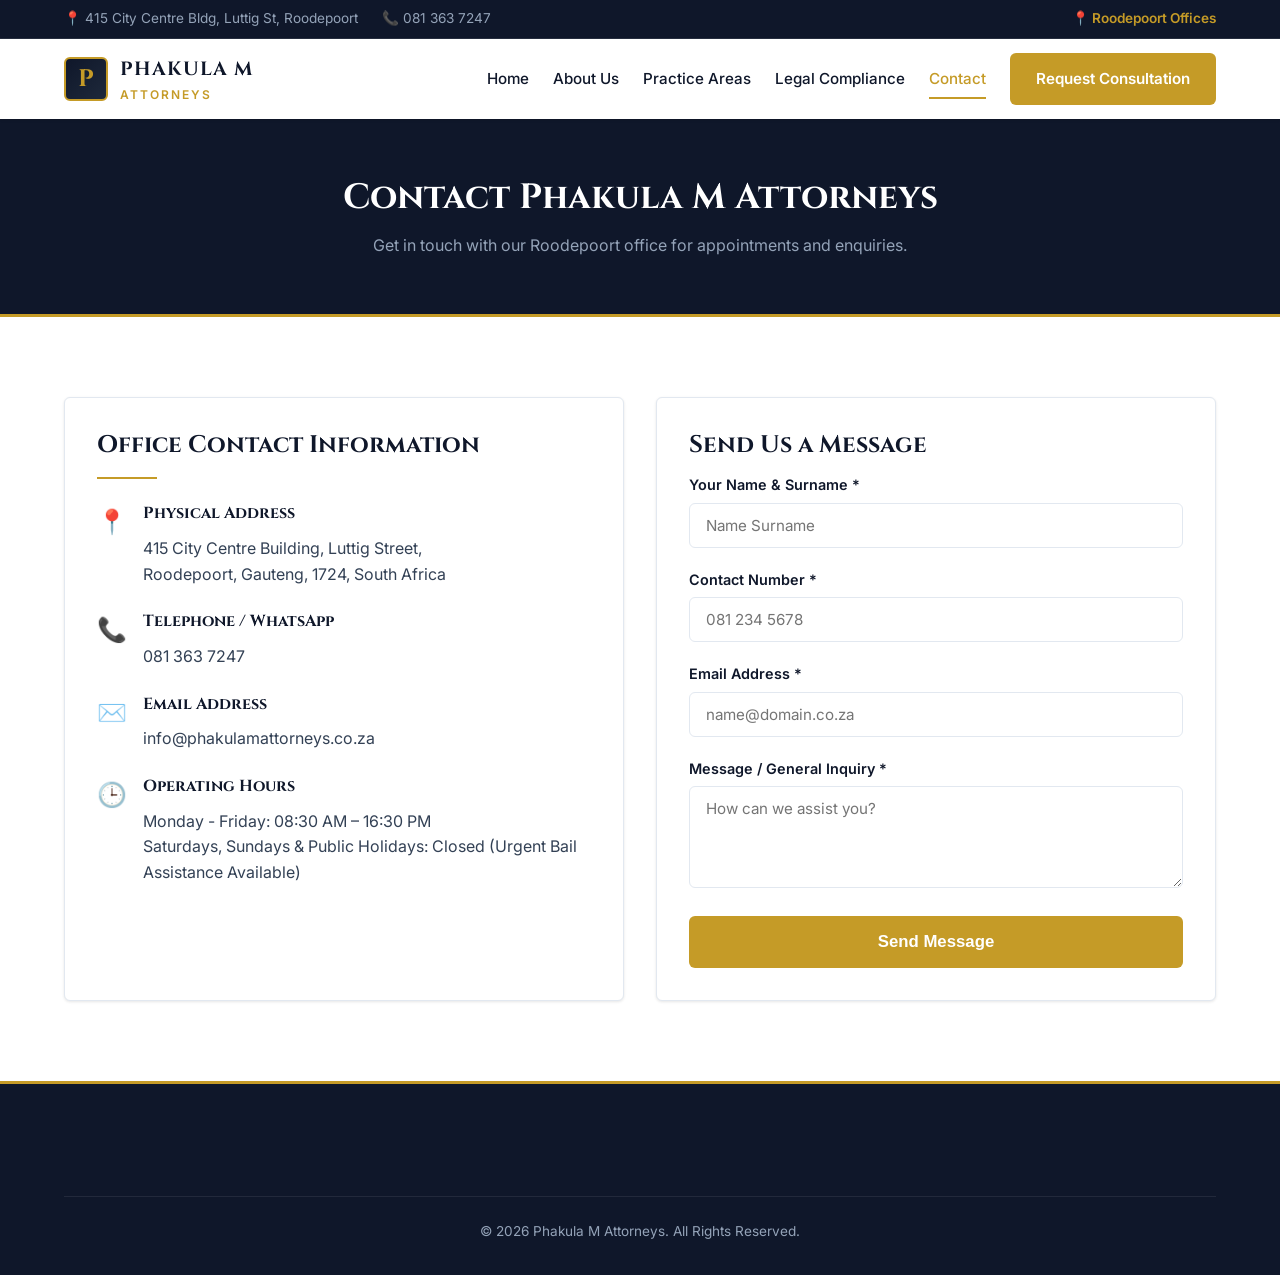
<file: contact.html>
<!DOCTYPE html>
<html lang="en-ZA">
<head>
    <meta charset="UTF-8">
    <meta name="viewport" content="width=device-width, initial-scale=1.0">
    <title>Contact Us | Phakula M Attorneys</title>
    <link rel="stylesheet" href="style.css">
    <link rel="preconnect" href="https://fonts.googleapis.com">
    <link rel="preconnect" href="https://fonts.gstatic.com" crossorigin>
    <link href="https://fonts.googleapis.com/css2?family=Cinzel:wght@600;700&family=Inter:wght@300;400;500;600;700&display=swap" rel="stylesheet">
</head>
<body>

    <div class="top-bar">
        <div class="container top-bar-content">
            <div class="top-info">
                <span>📍 415 City Centre Bldg, Luttig St, Roodepoort</span>
                <span>📞 081 363 7247</span>
            </div>
            <div class="top-badge">📍 Roodepoort Offices</div>
        </div>
    </div>

    <header class="navbar">
        <div class="container nav-container">
            <a href="index.html" class="brand-logo">
                <div class="logo-crest">P</div>
                <div class="logo-text">
                    <span class="brand-title">PHAKULA M</span>
                    <span class="brand-subtitle">ATTORNEYS</span>
                </div>
            </a>
            <button class="menu-toggle" id="menuToggle" aria-label="Toggle Navigation">
                <span></span><span></span><span></span>
            </button>
            <nav class="nav-menu" id="navMenu">
                <a href="index.html" class="nav-link">Home</a>
                <a href="about.html" class="nav-link">About Us</a>
                <a href="practice-areas.html" class="nav-link">Practice Areas</a>
                <a href="compliance.html" class="nav-link">Legal Compliance</a>
                <a href="contact.html" class="nav-link active">Contact</a>
                <a href="appointment.html" class="btn btn-gold nav-btn">Request Consultation</a>
            </nav>
        </div>
    </header>

    <div class="page-banner">
        <div class="container text-center">
            <h1>Contact Phakula M Attorneys</h1>
            <p>Get in touch with our Roodepoort office for appointments and enquiries.</p>
        </div>
    </div>

    <section class="section">
        <div class="container">
            <div class="grid grid-2">
                <div class="card">
                    <h2>Office Contact Information</h2>
                    <hr class="gold-divider">
                    
                    <div class="contact-info-item">
                        <div class="contact-icon">📍</div>
                        <div>
                            <h4>Physical Address</h4>
                            <p>415 City Centre Building, Luttig Street,<br>Roodepoort, Gauteng, 1724, South Africa</p>
                        </div>
                    </div>

                    <div class="contact-info-item">
                        <div class="contact-icon">📞</div>
                        <div>
                            <h4>Telephone / WhatsApp</h4>
                            <p>081 363 7247</p>
                        </div>
                    </div>

                    <div class="contact-info-item">
                        <div class="contact-icon">✉️</div>
                        <div>
                            <h4>Email Address</h4>
                            <p>info@phakulamattorneys.co.za</p>
                        </div>
                    </div>

                    <div class="contact-info-item">
                        <div class="contact-icon">🕒</div>
                        <div>
                            <h4>Operating Hours</h4>
                            <p>Monday - Friday: 08:30 AM – 16:30 PM<br>Saturdays, Sundays & Public Holidays: Closed (Urgent Bail Assistance Available)</p>
                        </div>
                    </div>
                </div>

                <div class="card form-card">
                    <h2>Send Us a Message</h2>
                    <form id="contactForm" class="appointment-form" novalidate>
                        <div class="form-group">
                            <label for="cName">Your Name & Surname *</label>
                            <input type="text" id="cName" class="form-control" required placeholder="Name Surname">
                        </div>
                        <div class="form-group">
                            <label for="cPhone">Contact Number *</label>
                            <input type="tel" id="cPhone" class="form-control" required placeholder="081 234 5678">
                        </div>
                        <div class="form-group">
                            <label for="cEmail">Email Address *</label>
                            <input type="email" id="cEmail" class="form-control" required placeholder="name@domain.co.za">
                        </div>
                        <div class="form-group">
                            <label for="cMessage">Message / General Inquiry *</label>
                            <textarea id="cMessage" rows="4" class="form-control" required placeholder="How can we assist you?"></textarea>
                        </div>
                        <button type="submit" class="btn btn-gold btn-block btn-lg">Send Message</button>
                    </form>
                </div>
            </div>
        </div>
    </section>

    <!-- Feedback Modal -->
    <div class="modal-overlay" id="feedbackModal">
        <div class="modal-content text-center">
            <div class="modal-icon">✅</div>
            <h3 id="modalTitle">Message Sent</h3>
            <p id="modalBody">Thank you for reaching out to Phakula M Attorneys. A representative from our Roodepoort office will respond shortly.</p>
            <button class="btn btn-gold" id="closeModal">Close</button>
        </div>
    </div>

    <footer class="footer">
        <div class="container">
            <div class="footer-bottom">
                <p>&copy; 2026 Phakula M Attorneys. All Rights Reserved.</p>
            </div>
        </div>
    </footer>

    <script src="script.js"></script>
</body>
</html>
</file>
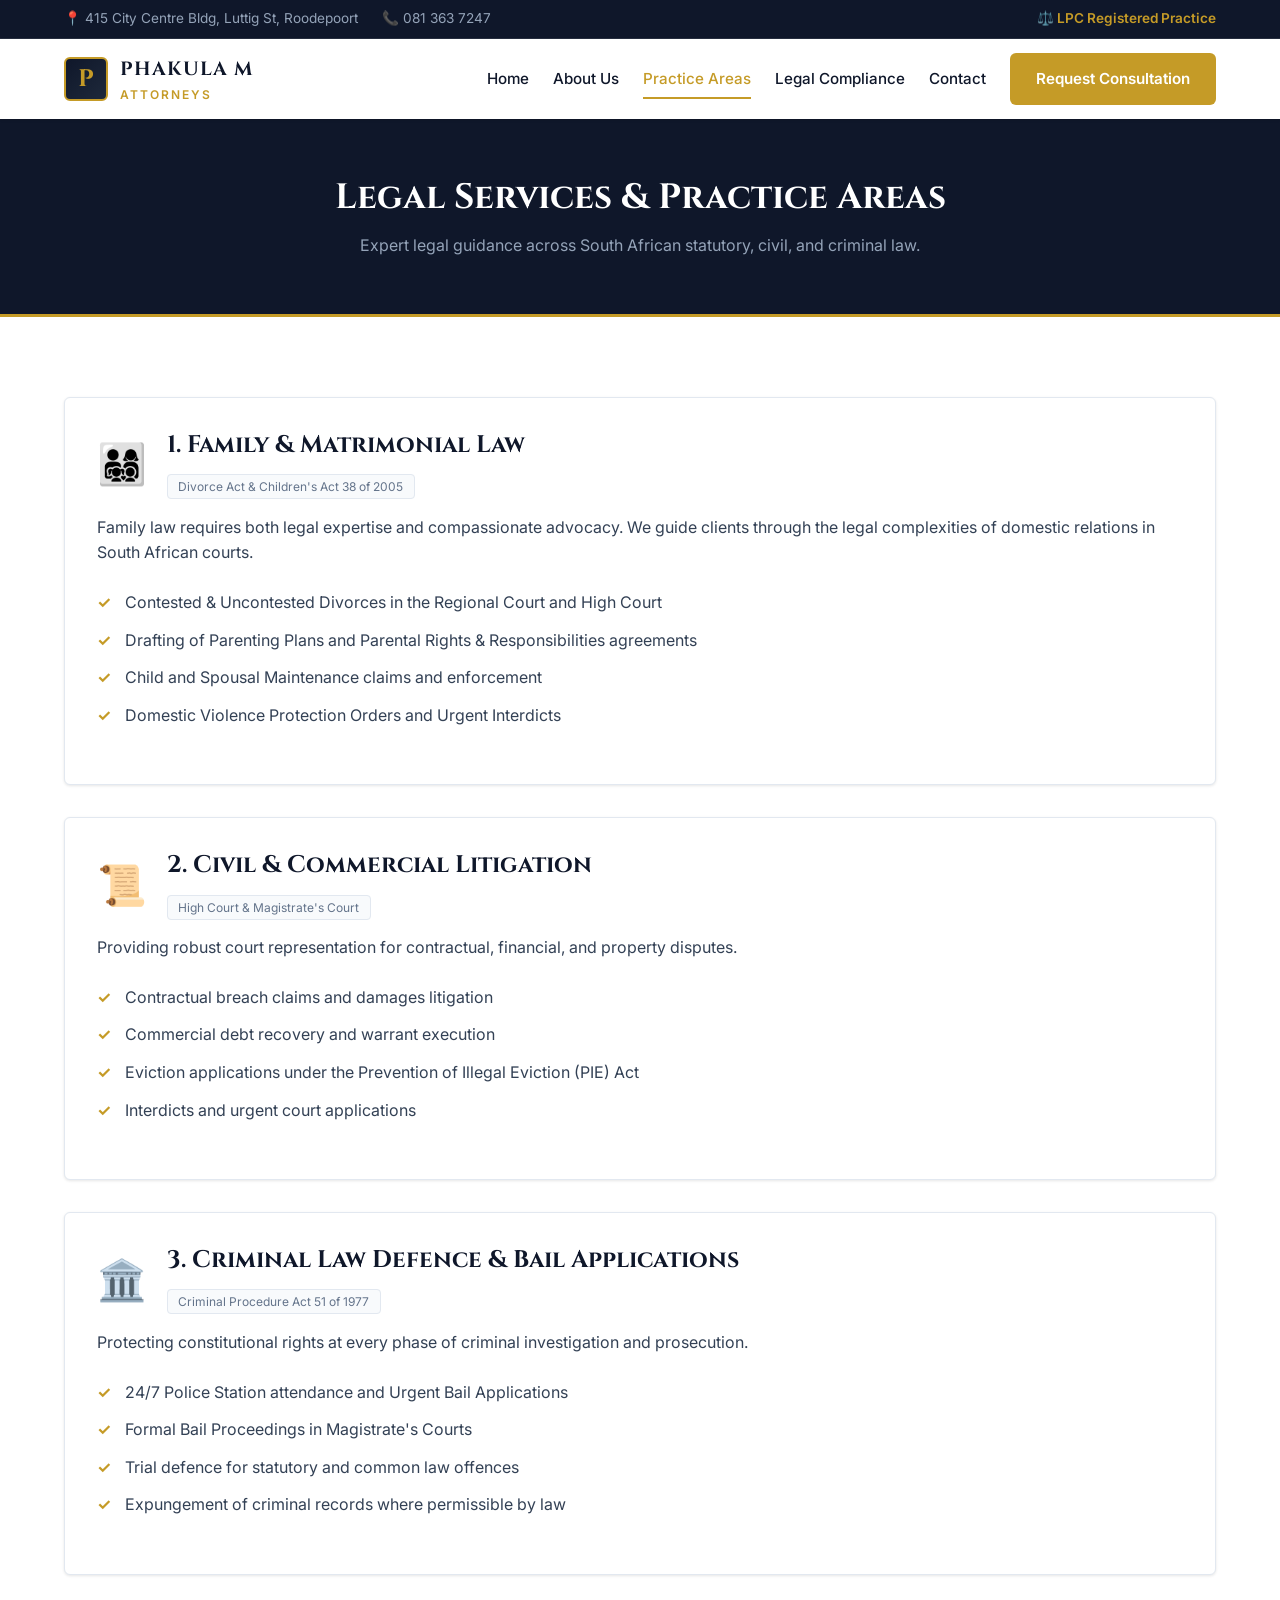
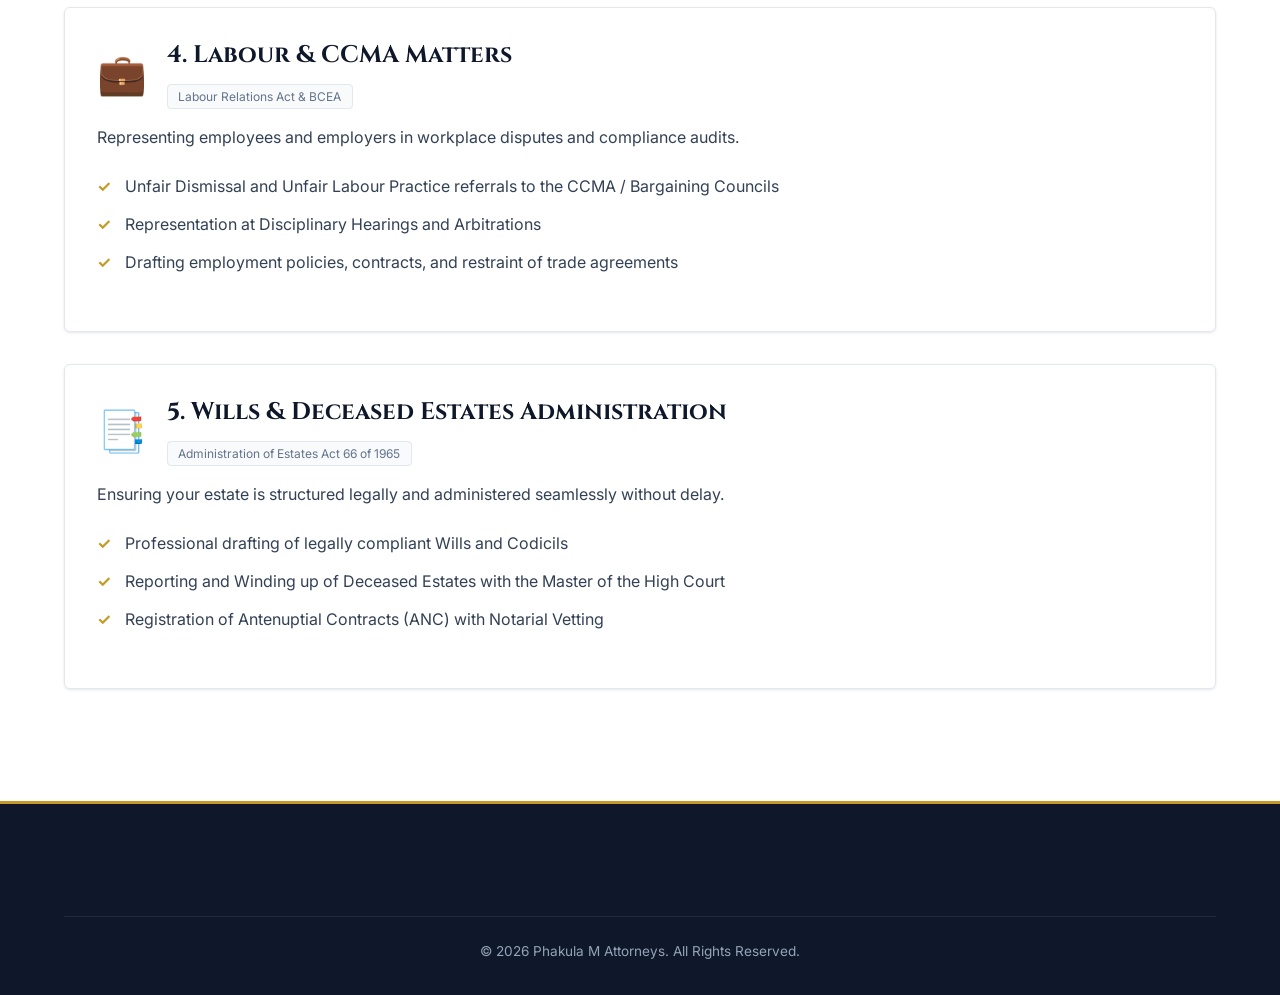
<file: practice-areas.html>
<!DOCTYPE html>
<html lang="en-ZA">
<head>
    <meta charset="UTF-8">
    <meta name="viewport" content="width=device-width, initial-scale=1.0">
    <title>Practice Areas | Phakula M Attorneys</title>
    <link rel="stylesheet" href="style.css">
    <link rel="preconnect" href="https://fonts.googleapis.com">
    <link rel="preconnect" href="https://fonts.gstatic.com" crossorigin>
    <link href="https://fonts.googleapis.com/css2?family=Cinzel:wght@600;700&family=Inter:wght@300;400;500;600;700&display=swap" rel="stylesheet">
</head>
<body>

    <div class="top-bar">
        <div class="container top-bar-content">
            <div class="top-info">
                <span>📍 415 City Centre Bldg, Luttig St, Roodepoort</span>
                <span>📞 081 363 7247</span>
            </div>
            <div class="top-badge">⚖️ LPC Registered Practice</div>
        </div>
    </div>

    <header class="navbar">
        <div class="container nav-container">
            <a href="index.html" class="brand-logo">
                <div class="logo-crest">P</div>
                <div class="logo-text">
                    <span class="brand-title">PHAKULA M</span>
                    <span class="brand-subtitle">ATTORNEYS</span>
                </div>
            </a>
            <button class="menu-toggle" id="menuToggle" aria-label="Toggle Navigation">
                <span></span><span></span><span></span>
            </button>
            <nav class="nav-menu" id="navMenu">
                <a href="index.html" class="nav-link">Home</a>
                <a href="about.html" class="nav-link">About Us</a>
                <a href="practice-areas.html" class="nav-link active">Practice Areas</a>
                <a href="compliance.html" class="nav-link">Legal Compliance</a>
                <a href="contact.html" class="nav-link">Contact</a>
                <a href="appointment.html" class="btn btn-gold nav-btn">Request Consultation</a>
            </nav>
        </div>
    </header>

    <div class="page-banner">
        <div class="container text-center">
            <h1>Legal Services & Practice Areas</h1>
            <p>Expert legal guidance across South African statutory, civil, and criminal law.</p>
        </div>
    </div>

    <section class="section">
        <div class="container">
            <div class="practice-detail-list">
                
                <!-- Practice 1 -->
                <div class="card practice-detail-card" id="family">
                    <div class="practice-header">
                        <span class="practice-icon">👨‍👩‍👧‍👦</span>
                        <div>
                            <h2>1. Family & Matrimonial Law</h2>
                            <span class="badge">Divorce Act & Children's Act 38 of 2005</span>
                        </div>
                    </div>
                    <p>Family law requires both legal expertise and compassionate advocacy. We guide clients through the legal complexities of domestic relations in South African courts.</p>
                    <ul class="check-list">
                        <li>Contested & Uncontested Divorces in the Regional Court and High Court</li>
                        <li>Drafting of Parenting Plans and Parental Rights & Responsibilities agreements</li>
                        <li>Child and Spousal Maintenance claims and enforcement</li>
                        <li>Domestic Violence Protection Orders and Urgent Interdicts</li>
                    </ul>
                </div>

                <!-- Practice 2 -->
                <div class="card practice-detail-card" id="litigation">
                    <div class="practice-header">
                        <span class="practice-icon">📜</span>
                        <div>
                            <h2>2. Civil & Commercial Litigation</h2>
                            <span class="badge">High Court & Magistrate's Court</span>
                        </div>
                    </div>
                    <p>Providing robust court representation for contractual, financial, and property disputes.</p>
                    <ul class="check-list">
                        <li>Contractual breach claims and damages litigation</li>
                        <li>Commercial debt recovery and warrant execution</li>
                        <li>Eviction applications under the Prevention of Illegal Eviction (PIE) Act</li>
                        <li>Interdicts and urgent court applications</li>
                    </ul>
                </div>

                <!-- Practice 3 -->
                <div class="card practice-detail-card" id="criminal">
                    <div class="practice-header">
                        <span class="practice-icon">🏛️</span>
                        <div>
                            <h2>3. Criminal Law Defence & Bail Applications</h2>
                            <span class="badge">Criminal Procedure Act 51 of 1977</span>
                        </div>
                    </div>
                    <p>Protecting constitutional rights at every phase of criminal investigation and prosecution.</p>
                    <ul class="check-list">
                        <li>24/7 Police Station attendance and Urgent Bail Applications</li>
                        <li>Formal Bail Proceedings in Magistrate's Courts</li>
                        <li>Trial defence for statutory and common law offences</li>
                        <li>Expungement of criminal records where permissible by law</li>
                    </ul>
                </div>

                <!-- Practice 4 -->
                <div class="card practice-detail-card" id="labour">
                    <div class="practice-header">
                        <span class="practice-icon">💼</span>
                        <div>
                            <h2>4. Labour & CCMA Matters</h2>
                            <span class="badge">Labour Relations Act & BCEA</span>
                        </div>
                    </div>
                    <p>Representing employees and employers in workplace disputes and compliance audits.</p>
                    <ul class="check-list">
                        <li>Unfair Dismissal and Unfair Labour Practice referrals to the CCMA / Bargaining Councils</li>
                        <li>Representation at Disciplinary Hearings and Arbitrations</li>
                        <li>Drafting employment policies, contracts, and restraint of trade agreements</li>
                    </ul>
                </div>

                <!-- Practice 5 -->
                <div class="card practice-detail-card" id="estates">
                    <div class="practice-header">
                        <span class="practice-icon">📑</span>
                        <div>
                            <h2>5. Wills & Deceased Estates Administration</h2>
                            <span class="badge">Administration of Estates Act 66 of 1965</span>
                        </div>
                    </div>
                    <p>Ensuring your estate is structured legally and administered seamlessly without delay.</p>
                    <ul class="check-list">
                        <li>Professional drafting of legally compliant Wills and Codicils</li>
                        <li>Reporting and Winding up of Deceased Estates with the Master of the High Court</li>
                        <li>Registration of Antenuptial Contracts (ANC) with Notarial Vetting</li>
                    </ul>
                </div>

            </div>
        </div>
    </section>

    <footer class="footer">
        <div class="container">
            <div class="footer-bottom">
                <p>&copy; 2026 Phakula M Attorneys. All Rights Reserved.</p>
            </div>
        </div>
    </footer>

    <script src="script.js"></script>
</body>
</html>
</file>
<file: style.css>
/* ==========================================================================
   Phakula M Attorneys - Unified Stylesheet (South African Legal Theme)
   Colors: Deep Navy (#0F172A), Slate Dark (#1E293B), Classic Gold (#C59B27), Off-White (#F8FAFC)
   ========================================================================== */

:root {
    --primary-navy: #0F172A;
    --secondary-navy: #1E293B;
    --accent-gold: #C59B27;
    --accent-gold-hover: #A67C1E;
    --light-bg: #F8FAFC;
    --card-bg: #FFFFFF;
    --text-dark: #0F172A;
    --text-body: #334155;
    --text-muted: #64748B;
    --border-color: #E2E8F0;
    --font-heading: 'Cinzel', Georgia, serif;
    --font-body: 'Inter', -apple-system, BlinkMacSystemFont, "Segoe UI", Roboto, sans-serif;
    --shadow-sm: 0 1px 3px rgba(0,0,0,0.1);
    --shadow-md: 0 4px 12px rgba(15, 23, 42, 0.08);
    --radius: 6px;
}

* {
    margin: 0;
    padding: 0;
    box-sizing: border-box;
}

body {
    font-family: var(--font-body);
    color: var(--text-body);
    background-color: var(--card-bg);
    line-height: 1.6;
    font-size: 16px;
}

h1, h2, h3, h4 {
    font-family: var(--font-heading);
    color: var(--primary-navy);
    line-height: 1.3;
    margin-bottom: 0.75rem;
}

a {
    color: var(--accent-gold);
    text-decoration: none;
    transition: color 0.2s ease;
}

a:hover {
    color: var(--accent-gold-hover);
}

.container {
    width: 100%;
    max-width: 1200px;
    margin: 0 auto;
    padding: 0 1.5rem;
}

.grid {
    display: grid;
    gap: 2rem;
}

.grid-2 { grid-template-columns: repeat(2, 1fr); }
.grid-3 { grid-template-columns: repeat(3, 1fr); }
.grid-4 { grid-template-columns: repeat(4, 1fr); }
.grid-3-1 { grid-template-columns: 2fr 1fr; }

@media (max-width: 900px) {
    .grid-2, .grid-3, .grid-4, .grid-3-1 {
        grid-template-columns: 1fr;
    }
}

.align-center { align-items: center; }
.text-center { text-align: center; }
.text-white { color: #FFFFFF !important; }
.text-dark { color: var(--text-dark) !important; }
.max-w-600 { max-width: 600px; margin-left: auto; margin-right: auto; }

/* --- Top Regulatory Bar --- */
.top-bar {
    background-color: var(--primary-navy);
    color: #94A3B8;
    font-size: 0.85rem;
    padding: 0.5rem 0;
    border-bottom: 1px solid rgba(255, 255, 255, 0.1);
}

.top-bar-content {
    display: flex;
    justify-content: space-between;
    align-items: center;
    flex-wrap: wrap;
    gap: 0.5rem;
}

.top-info span {
    margin-right: 1.25rem;
}

.top-badge {
    color: var(--accent-gold);
    font-weight: 600;
}

/* --- Header & Navigation --- */
.navbar {
    background-color: var(--card-bg);
    box-shadow: var(--shadow-sm);
    position: sticky;
    top: 0;
    z-index: 1000;
}

.nav-container {
    display: flex;
    justify-content: space-between;
    align-items: center;
    height: 80px;
}

.brand-logo {
    display: flex;
    align-items: center;
    gap: 0.75rem;
}

.logo-crest {
    width: 44px;
    height: 44px;
    background: linear-gradient(135deg, var(--primary-navy), var(--secondary-navy));
    color: var(--accent-gold);
    border: 2px solid var(--accent-gold);
    display: flex;
    align-items: center;
    justify-content: center;
    font-family: var(--font-heading);
    font-weight: 700;
    font-size: 1.5rem;
    border-radius: var(--radius);
}

.logo-text {
    display: flex;
    flex-direction: column;
}

.brand-title {
    font-family: var(--font-heading);
    font-weight: 700;
    font-size: 1.2rem;
    letter-spacing: 1px;
    color: var(--primary-navy);
}

.brand-title.light { color: #FFFFFF; }

.brand-subtitle {
    font-size: 0.75rem;
    letter-spacing: 2px;
    color: var(--accent-gold);
    font-weight: 600;
}

.brand-subtitle.light { color: var(--accent-gold); }

.nav-menu {
    display: flex;
    align-items: center;
    gap: 1.5rem;
}

.nav-link {
    color: var(--text-dark);
    font-weight: 500;
    font-size: 0.95rem;
    padding: 0.5rem 0;
    position: relative;
}

.nav-link.active, .nav-link:hover {
    color: var(--accent-gold);
}

.nav-link.active::after {
    content: '';
    position: absolute;
    bottom: 0;
    left: 0;
    width: 100%;
    height: 2px;
    background-color: var(--accent-gold);
}

.menu-toggle {
    display: none;
    flex-direction: column;
    gap: 5px;
    background: none;
    border: none;
    cursor: pointer;
}

.menu-toggle span {
    width: 25px;
    height: 3px;
    background-color: var(--primary-navy);
    border-radius: 2px;
}

@media (max-width: 900px) {
    .menu-toggle { display: flex; }
    .nav-menu {
        position: absolute;
        top: 80px;
        left: 0;
        width: 100%;
        background-color: var(--card-bg);
        flex-direction: column;
        padding: 1.5rem;
        box-shadow: var(--shadow-md);
        display: none;
    }
    .nav-menu.show { display: flex; }
}

/* --- Buttons --- */
.btn {
    display: inline-block;
    padding: 0.75rem 1.5rem;
    font-size: 0.95rem;
    font-weight: 600;
    border-radius: var(--radius);
    cursor: pointer;
    text-align: center;
    border: 2px solid transparent;
    transition: all 0.2s ease;
}

.btn-gold {
    background-color: var(--accent-gold);
    color: #FFFFFF;
}

.btn-gold:hover {
    background-color: var(--accent-gold-hover);
    color: #FFFFFF;
}

.btn-navy {
    background-color: var(--primary-navy);
    color: #FFFFFF;
}

.btn-navy:hover {
    background-color: var(--secondary-navy);
}

.btn-outline {
    border-color: var(--accent-gold);
    color: var(--accent-gold);
}

.btn-outline:hover {
    background-color: var(--accent-gold);
    color: #FFFFFF;
}

.btn-outline-white {
    border-color: #FFFFFF;
    color: #FFFFFF;
}

.btn-outline-white:hover {
    background-color: #FFFFFF;
    color: var(--primary-navy);
}

.btn-lg {
    padding: 0.9rem 2rem;
    font-size: 1.05rem;
}

.btn-block {
    width: 100%;
}

/* --- Hero & Banners --- */
.hero {
    background: linear-gradient(rgba(15, 23, 42, 0.88), rgba(15, 23, 42, 0.92)), url('https://images.unsplash.com/photo-1589829545856-d10d557cf95f?auto=format&fit=crop&w=1600&q=80') center/cover no-repeat;
    color: #FFFFFF;
    padding: 6rem 0;
}

.hero-content {
    max-width: 800px;
}

.hero-badge {
    display: inline-block;
    background-color: rgba(197, 155, 39, 0.2);
    color: var(--accent-gold);
    border: 1px solid var(--accent-gold);
    padding: 0.35rem 0.85rem;
    border-radius: 30px;
    font-size: 0.85rem;
    margin-bottom: 1.5rem;
    font-weight: 600;
}

.hero h1 {
    color: #FFFFFF;
    font-size: 2.8rem;
    margin-bottom: 1.25rem;
}

.hero p {
    font-size: 1.15rem;
    color: #CBD5E1;
    margin-bottom: 2rem;
}

.hero-actions {
    display: flex;
    gap: 1rem;
    flex-wrap: wrap;
}

.page-banner {
    background-color: var(--primary-navy);
    color: #FFFFFF;
    padding: 3.5rem 0;
    border-bottom: 3px solid var(--accent-gold);
}

.page-banner h1 {
    color: #FFFFFF;
    font-size: 2.2rem;
}

.page-banner p {
    color: #94A3B8;
}

/* --- Trust Bar --- */
.trust-bar {
    background-color: var(--secondary-navy);
    color: #FFFFFF;
    padding: 1.5rem 0;
    border-bottom: 1px solid rgba(255, 255, 255, 0.05);
}

.trust-grid {
    display: grid;
    grid-template-columns: repeat(4, 1fr);
    gap: 1.5rem;
}

@media (max-width: 900px) { .trust-grid { grid-template-columns: repeat(2, 1fr); } }
@media (max-width: 600px) { .trust-grid { grid-template-columns: 1fr; } }

.trust-item {
    display: flex;
    align-items: center;
    gap: 0.85rem;
}

.trust-icon { font-size: 1.8rem; }
.trust-text h4 { color: #FFFFFF; font-size: 0.95rem; margin: 0; }
.trust-text p { color: #94A3B8; font-size: 0.8rem; margin: 0; }

/* --- Sections & Cards --- */
.section {
    padding: 5rem 0;
}

.bg-light { background-color: var(--light-bg); }
.bg-navy { background-color: var(--primary-navy); }

.section-header {
    margin-bottom: 3rem;
}

.section-tagline {
    color: var(--accent-gold);
    font-weight: 700;
    text-transform: uppercase;
    font-size: 0.85rem;
    letter-spacing: 1.5px;
    display: block;
    margin-bottom: 0.5rem;
}

.card {
    background-color: var(--card-bg);
    border: 1px solid var(--border-color);
    border-radius: var(--radius);
    padding: 2rem;
    box-shadow: var(--shadow-sm);
    transition: transform 0.2s ease, box-shadow 0.2s ease;
}

.card:hover {
    box-shadow: var(--shadow-md);
}

.service-card .card-icon {
    font-size: 2.2rem;
    margin-bottom: 1rem;
}

.service-card h3 {
    font-size: 1.25rem;
}

.card-link {
    display: inline-block;
    margin-top: 1rem;
    font-weight: 600;
}

/* --- Features & Notices --- */
.feature-list, .check-list, .qualification-list, .fica-list {
    list-style: none;
    margin: 1.5rem 0;
}

.feature-list li, .check-list li, .qualification-list li, .fica-list li {
    position: relative;
    padding-left: 1.75rem;
    margin-bottom: 0.75rem;
}

.feature-list li::before, .check-list li::before {
    content: "✓";
    position: absolute;
    left: 0;
    color: var(--accent-gold);
    font-weight: bold;
}

.notice-box {
    padding: 1.25rem;
    border-radius: var(--radius);
    background-color: var(--light-bg);
    margin: 1.5rem 0;
    font-size: 0.9rem;
}

.notice-box.gold-border {
    border-left: 4px solid var(--accent-gold);
}

.notice-box.info-notice {
    border-left: 4px solid var(--primary-navy);
}

.gold-divider {
    border: none;
    height: 2px;
    background-color: var(--accent-gold);
    width: 60px;
    margin: 1rem 0 1.5rem 0;
}

.stat-card {
    background-color: var(--primary-navy);
    color: #FFFFFF;
    padding: 2.5rem;
    border-radius: var(--radius);
    border-left: 6px solid var(--accent-gold);
}

.stat-number {
    font-family: var(--font-heading);
    font-size: 3rem;
    color: var(--accent-gold);
    display: block;
    line-height: 1;
}

.stat-label {
    font-size: 1.1rem;
    margin-top: 0.5rem;
    display: block;
}

/* --- Practice Area Detail Cards --- */
.practice-detail-card {
    margin-bottom: 2rem;
}

.practice-header {
    display: flex;
    align-items: center;
    gap: 1.25rem;
    margin-bottom: 1rem;
}

.practice-icon { font-size: 2.5rem; }
.badge {
    background-color: var(--light-bg);
    border: 1px solid var(--border-color);
    padding: 0.25rem 0.65rem;
    font-size: 0.75rem;
    border-radius: 4px;
    color: var(--text-muted);
}

/* --- Forms --- */
.form-card { background-color: var(--card-bg); }
.form-group { margin-bottom: 1.25rem; }
.form-group label {
    display: block;
    font-weight: 600;
    font-size: 0.9rem;
    margin-bottom: 0.4rem;
    color: var(--primary-navy);
}

.form-control {
    width: 100%;
    padding: 0.75rem 1rem;
    font-family: var(--font-body);
    font-size: 0.95rem;
    border: 1px solid var(--border-color);
    border-radius: var(--radius);
    background-color: #FFFFFF;
    transition: border-color 0.2s ease;
}

.form-control:focus {
    outline: none;
    border-color: var(--accent-gold);
    box-shadow: 0 0 0 3px rgba(197, 155, 39, 0.15);
}

.checkbox-group {
    display: flex;
    gap: 0.75rem;
    align-items: flex-start;
}

.checkbox-group input { margin-top: 0.25rem; }
.checkbox-group label { font-size: 0.85rem; font-weight: 400; color: var(--text-body); }

/* --- Tabs --- */
.compliance-tabs {
    display: flex;
    gap: 0.5rem;
    margin-bottom: 2rem;
    flex-wrap: wrap;
}

.tab-btn {
    padding: 0.75rem 1.25rem;
    background-color: var(--light-bg);
    border: 1px solid var(--border-color);
    border-radius: var(--radius);
    cursor: pointer;
    font-weight: 600;
    color: var(--text-body);
}

.tab-btn.active {
    background-color: var(--primary-navy);
    color: #FFFFFF;
    border-color: var(--primary-navy);
}

.tab-content { display: none; }
.tab-content.active-content { display: block; }

/* --- Contact Info List --- */
.contact-info-item {
    display: flex;
    gap: 1rem;
    margin-bottom: 1.5rem;
}

.contact-icon {
    font-size: 1.5rem;
    color: var(--accent-gold);
}

/* --- Modal --- */
.modal-overlay {
    position: fixed;
    top: 0; left: 0; width: 100%; height: 100%;
    background-color: rgba(15, 23, 42, 0.8);
    display: none;
    align-items: center;
    justify-content: center;
    z-index: 2000;
}

.modal-content {
    background-color: #FFFFFF;
    padding: 2.5rem;
    border-radius: var(--radius);
    max-width: 500px;
    width: 90%;
    box-shadow: var(--shadow-md);
}

.modal-icon { font-size: 3rem; margin-bottom: 1rem; }

/* --- Footer --- */
.footer {
    background-color: var(--primary-navy);
    color: #94A3B8;
    padding: 4rem 0 2rem 0;
    border-top: 3px solid var(--accent-gold);
}

.footer h4 { color: #FFFFFF; font-size: 1.1rem; margin-bottom: 1.25rem; }
.footer ul { list-style: none; }
.footer ul li { margin-bottom: 0.65rem; }
.footer ul a { color: #94A3B8; }
.footer ul a:hover { color: var(--accent-gold); }

.footer-bottom {
    margin-top: 3rem;
    padding-top: 1.5rem;
    border-top: 1px solid rgba(255, 255, 255, 0.08);
    text-align: center;
    font-size: 0.85rem;
}

.footer-disclaimer {
    font-size: 0.75rem;
    color: #64748B;
    margin-top: 0.5rem;
}
</file>
